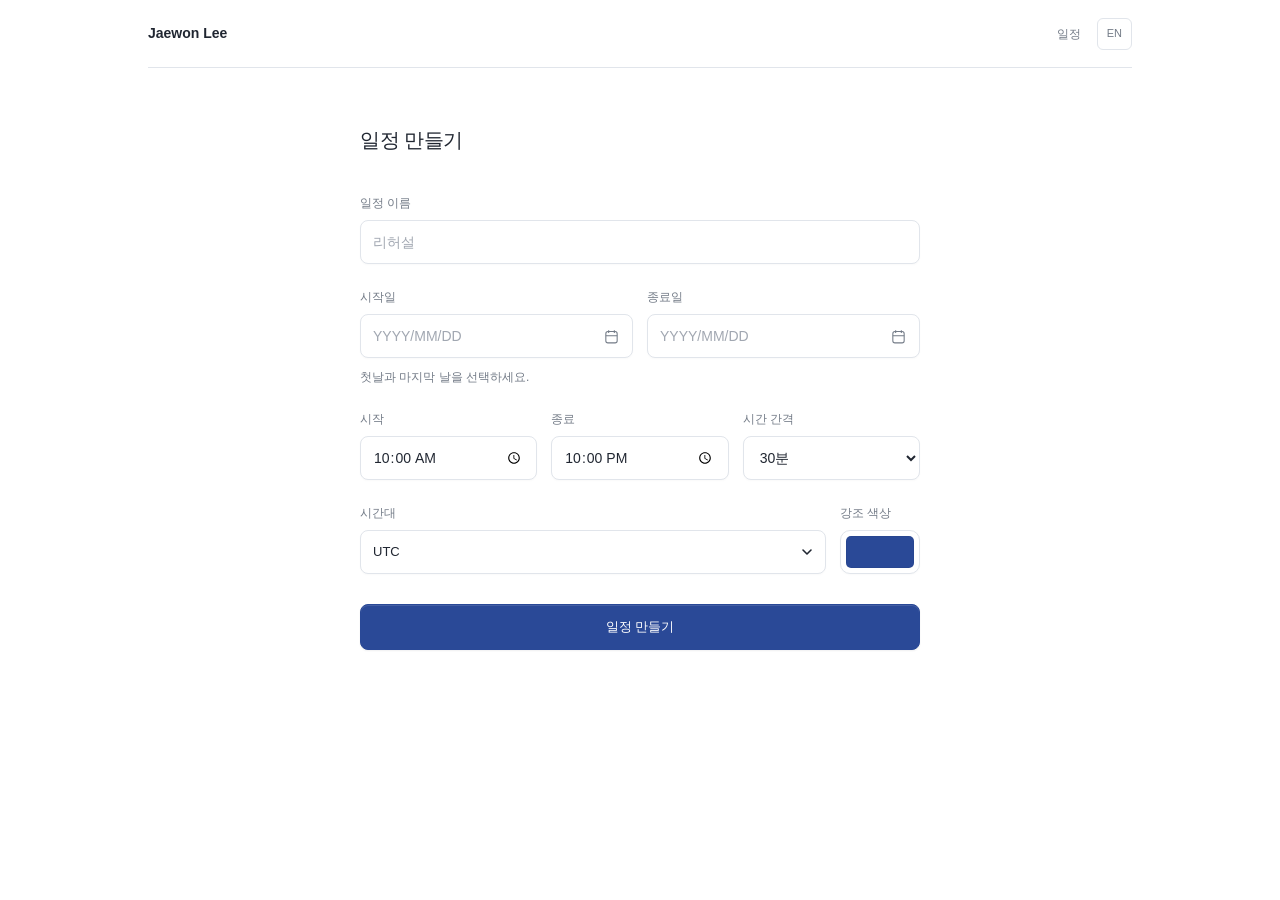
<file: static/schedule/index.html>
<!doctype html>
<html lang="ko">
  <head>
    <meta charset="utf-8">
    <meta name="referrer" content="no-referrer">
    <meta http-equiv="Content-Security-Policy" content="default-src 'none'; script-src 'self'; style-src 'self' 'unsafe-inline'; img-src 'self' data:; connect-src https://uqnkiubpvovplvnrqaee.supabase.co; base-uri 'none'; form-action 'none'; object-src 'none'">
    <meta name="viewport" content="width=device-width, initial-scale=1">
    <meta name="description" content="Simple scheduling service for groups">
    <meta property="og:title" content="Schedule · Jaewon Lee">
    <meta property="og:description" content="Simple scheduling service for groups">
    <title>Schedule · Jaewon Lee</title>
    <link rel="icon" type="image/svg+xml" href="../banana.svg">
    <link rel="preconnect" href="https://uqnkiubpvovplvnrqaee.supabase.co" crossorigin>
    <link rel="stylesheet" href="schedule.css?v=20261112-2">
  </head>
  <body>
    <main class="shell">
      <header class="topbar">
        <a class="brand" href="../">Jaewon Lee</a>
        <div class="topbar-actions"><span data-i18n="schedule">일정</span><button class="language-button" id="language-toggle" type="button">EN</button></div>
      </header>

      <section id="loading-view" class="loading-view" role="status" aria-live="polite"><span class="loading-mark" aria-hidden="true"></span><span data-i18n="loadingSchedule">일정을 불러오는 중…</span></section>

      <section id="create-view" class="create-view is-hidden" aria-labelledby="create-title">
        <form id="create-form" class="create-form">
          <div class="form-heading"><h1 id="create-title" data-i18n="createSchedule">Create a schedule</h1></div>
          <label class="field"><span data-i18n="eventName">Name</span><input id="event-title" required maxlength="100" data-i18n-placeholder="eventPlaceholder" placeholder="Rehearsal"></label>
          <div class="date-range">
            <div class="field"><span id="start-date-label" data-i18n="from">From</span><input id="start-date" type="hidden"><button id="start-date-button" class="date-button" type="button" aria-labelledby="start-date-label start-date-display" aria-haspopup="dialog" aria-expanded="false" aria-controls="date-picker"><span class="empty" id="start-date-display">YYYY/MM/DD</span><svg viewBox="0 0 24 24" fill="none" stroke="currentColor" stroke-width="1.5" aria-hidden="true"><rect x="4" y="5" width="16" height="16" rx="3"/><path d="M8 3v4m8-4v4M4 11h16"/></svg></button></div>
            <div class="field"><span id="end-date-label" data-i18n="to">To</span><input id="end-date" type="hidden"><button id="end-date-button" class="date-button" type="button" aria-labelledby="end-date-label end-date-display" aria-haspopup="dialog" aria-expanded="false" aria-controls="date-picker"><span class="empty" id="end-date-display">YYYY/MM/DD</span><svg viewBox="0 0 24 24" fill="none" stroke="currentColor" stroke-width="1.5" aria-hidden="true"><rect x="4" y="5" width="16" height="16" rx="3"/><path d="M8 3v4m8-4v4M4 11h16"/></svg></button></div>
            <div id="date-picker" class="date-picker is-hidden" role="dialog" aria-label="Choose dates">
              <div class="date-picker-heading"><span id="date-picker-prompt"></span><button id="date-picker-close" class="calendar-nav" type="button" aria-label="Close">×</button></div>
              <div class="date-picker-month"><button id="date-picker-prev" class="calendar-nav" type="button" aria-label="Previous month">‹</button><strong id="date-picker-month" aria-live="polite"></strong><button id="date-picker-next" class="calendar-nav" type="button" aria-label="Next month">›</button></div>
              <div id="date-picker-weekdays" class="date-picker-weekdays" aria-hidden="true"></div>
              <div id="date-picker-days" class="date-picker-days" role="group" aria-label="Dates"></div>
            </div>
          </div>
          <p id="date-summary" class="field-note" data-i18n="dateHint">Choose the first and last day.</p>
          <div class="time-row">
            <label class="field"><span data-i18n="start">Start</span><input id="start-time" type="time" value="10:00" required></label>
            <label class="field"><span data-i18n="end">End</span><input id="end-time" type="time" value="22:00" required></label>
            <label class="field"><span data-i18n="interval">Interval</span><select id="slot-length"><option value="30">30 min</option><option value="15">15 min</option><option value="60">60 min</option></select></label>
          </div>
          <div class="appearance-row">
            <div class="field zone-picker" id="time-zone-picker"><span id="time-zone-label" data-i18n="timeZone">Time zone</span><input type="hidden" id="time-zone" value="Asia/Seoul"><button type="button" class="zone-trigger" aria-labelledby="time-zone-label time-zone-trigger" id="time-zone-trigger" aria-haspopup="listbox" aria-expanded="false" aria-controls="time-zone-list"></button><div class="zone-popover is-hidden"><input type="search" role="combobox" autocomplete="off" aria-autocomplete="list" aria-expanded="true" aria-controls="time-zone-list"><div id="time-zone-list" role="listbox" aria-labelledby="time-zone-label"></div></div></div>
            <label class="field color-field"><span data-i18n="highlightColor">Highlight</span><input class="color-input" id="highlight-color" type="color" value="#2a4997"></label>
          </div>
          <p id="create-error" class="form-error" role="alert"></p>
          <button class="button button-primary create-submit" id="create-schedule" type="submit" data-i18n="createSchedule">Create a schedule</button>
        </form>
      </section>

      <section id="schedule-view" class="schedule-view is-hidden">
        <header class="event-header">
          <div><p id="event-meta" class="event-meta"></p><h1 id="event-name"></h1></div>
          <div class="event-actions">
            <button class="button button-quiet" id="copy-link" type="button" data-i18n="copyLink">Copy link</button>
            <button class="button button-quiet is-hidden" id="copy-organizer-link" type="button" data-i18n="copyOrganizerLink">Copy organizer link</button>
            <button class="button button-quiet" id="new-schedule" type="button" data-i18n="new">New</button>
          </div>
        </header>

        <section id="confirmed-banner" class="confirmed-banner is-hidden">
          <div><span data-i18n="confirmedTime">Confirmed time</span><strong id="confirmed-text"></strong></div>
          <div class="confirmed-actions"><a class="button button-quiet" id="google-calendar" target="_blank" rel="noopener" data-i18n="googleCalendar">Google Calendar</a><button class="button button-quiet" id="download-ics" type="button" data-i18n="downloadCalendar">Download .ics</button></div>
        </section>

        <details id="organizer-panel" class="organizer-panel is-hidden">
          <summary data-i18n="organizerControls">Organizer controls</summary>
          <div class="organizer-grid">
            <section class="organizer-section">
              <h2 data-i18n="eventSettings">Event settings</h2>
              <label class="field"><span data-i18n="eventName">Name</span><input id="manage-title" maxlength="100"></label>
              <div class="organizer-date-editor">
                <label class="field"><span data-i18n="from">From</span><input id="manage-start-date" type="date"></label>
                <label class="field"><span data-i18n="to">To</span><input id="manage-end-date" type="date"></label>
                <button class="button" id="update-event-dates" type="button" data-i18n="updateDates">Update dates</button>
              </div>
              <p class="field-note organizer-date-note" data-i18n="dateEditHint">Times on dates you keep remain saved. New dates start empty.</p>
              <div class="organizer-color-row"><label class="field color-field"><span data-i18n="highlightColor">Highlight</span><input class="color-input" id="manage-highlight-color" type="color" value="#2a4997"></label><button class="button" id="update-highlight-color" type="button" data-i18n="updateColor">Update color</button></div>
              <div class="inline-actions"><button class="button" id="rename-event" type="button" data-i18n="rename">Rename</button><button class="button" id="toggle-closed" type="button"></button></div>
            </section>
            <section class="organizer-section">
              <h2 data-i18n="confirmTime">Confirm a time</h2>
              <div class="confirmation-fields">
                <label class="field"><span data-i18n="date">Date</span><select id="confirmed-date"></select></label>
                <label class="field"><span data-i18n="start">Start</span><input id="confirmed-start" type="time"></label>
                <label class="field"><span data-i18n="end">End</span><input id="confirmed-end" type="time"></label>
              </div>
              <div class="inline-actions"><button class="button button-primary" id="confirm-time" type="button" data-i18n="confirm">Confirm</button><button class="button" id="clear-confirmed" type="button" data-i18n="clear">Clear</button></div>
            </section>
            <section class="organizer-section organizer-participants">
              <div class="organizer-section-heading"><h2 data-i18n="participants">Participants</h2><button class="button button-quiet" id="export-json" type="button" data-i18n="exportJson">Export JSON</button></div>
              <div id="organizer-people"></div>
            </section>
          </div>
          <p id="organizer-status" class="field-note" aria-live="polite"></p>
        </details>

        <div id="closed-notice" class="closed-notice is-hidden" data-i18n="closedNotice">This schedule is closed to new responses.</div>
        <section class="identity" aria-labelledby="name-label">
          <label id="name-label" class="field" for="participant-name"><span data-i18n="yourName">Your name</span><input id="participant-name" maxlength="60" data-i18n-placeholder="namePlaceholder" placeholder="Enter your name"></label>
          <label class="field password-field" for="participant-password"><span data-i18n="passwordOptional">Password (optional)</span><input id="participant-password" type="password" maxlength="72" autocomplete="current-password"></label>
          <button class="button button-primary" id="save-name" type="button" data-i18n="startMarking">Start marking times</button>
          <p class="password-hint" data-i18n="passwordHint">Set one if you want to edit from another device.</p>
          <p id="identity-status" class="field-note" aria-live="polite"></p>
        </section>

        <section class="availability-panel" aria-label="Availability">
          <div class="availability-topline">
            <div class="mode-switch" role="tablist" aria-label="Availability view"><button id="mode-mine" class="mode-button active" type="button" role="tab" aria-selected="true" data-i18n="myAvailability">My availability</button><button id="mode-group" class="mode-button" type="button" role="tab" aria-selected="false" data-i18n="group">Group</button></div>
            <div class="availability-context">
              <p id="group-summary" class="group-summary is-hidden"></p>
              <div class="zone-picker compact-zone" id="view-zone-picker" data-compact="true">
                <span id="view-zone-label" class="visually-hidden">Viewing in</span><input type="hidden" id="view-zone" value="Asia/Seoul">
                <button type="button" class="zone-trigger" aria-labelledby="view-zone-label view-zone-trigger" id="view-zone-trigger" aria-haspopup="listbox" aria-expanded="false" aria-controls="view-zone-list"></button>
                <div class="zone-popover is-hidden">
                  <button type="button" class="zone-shortcut" id="view-my-zone">View in my time zone</button>
                  <input type="search" role="combobox" autocomplete="off" aria-autocomplete="list" aria-expanded="true" aria-controls="view-zone-list">
                  <div id="view-zone-list" role="listbox" aria-labelledby="view-zone-label"></div>
                </div>
              </div>
            </div>
          </div>
          <p id="zone-notice" class="zone-notice" role="status"></p>
          <p class="grid-instruction" id="grid-instruction"></p>
          <aside id="slot-details" class="slot-details is-hidden" aria-live="polite"><button id="slot-details-close" class="slot-details-close" type="button" aria-label="Close">×</button><strong id="slot-details-time"></strong><p id="slot-details-names"></p></aside>
          <div class="availability-options" id="availability-options">
          <div id="people-filter" class="people-filter is-hidden" aria-label="Participants"></div>
          <div id="window-finder" class="window-finder is-hidden">
            <div class="window-controls">
              <label id="window-label" for="window-duration">Meeting length</label>
              <select id="window-duration"></select>
              <label id="window-custom-label" class="window-custom is-hidden"><span id="window-custom-text">Minutes</span><input id="window-custom" type="number" inputmode="numeric" aria-describedby="window-message"></label>
            </div>
            <p id="window-message" class="window-message" role="status"></p>
          </div>
          </div>
          <div class="calendar-navigation">
            <span id="calendar-years"></span>
            <div id="calendar-scroll-controls" class="calendar-scroll-controls is-hidden">
              <button id="calendar-prev" class="button calendar-arrow" type="button" aria-label="Earlier dates" aria-controls="calendar">‹</button>
              <button id="calendar-next" class="button calendar-arrow" type="button" aria-label="Later dates" aria-controls="calendar">›</button>
            </div>
          </div>
          <div class="calendar-wrap" id="calendar-scroll"><div id="calendar" class="calendar" role="group" aria-label="Available times"></div></div>
        </section>
        <section id="save-area" class="save-area"><button class="button button-primary" id="save-availability" type="button" disabled></button><div class="save-feedback"><svg class="saved-check" viewBox="0 0 20 20" fill="none" aria-hidden="true"><path d="m4 10 4 4 8-8" pathLength="1"/></svg><p id="save-status" aria-live="polite"></p></div></section>
      </section>
    </main>
    <script src="config.js"></script>
    <script src="shared-windows.js"></script>
    <script src="validation.js"></script>
    <script src="time-zones.js"></script>
    <script src="theme.js"></script>
    <script src="export.js"></script>
    <script src="zone-picker.js"></script>
    <script src="schedule.js?v=20261112-2"></script>
    <script src="date-picker.js"></script>
  </body>
</html>
</file>
<file: static/schedule/schedule.css>
:root {
  --ink: #202631; --muted: #737b87; --line: #e1e5eb; --wash: #f6f7f9;
  --highlight: #2a4997; --accent: var(--highlight);
  --accent-soft: color-mix(in srgb,var(--highlight) 12%,#fff);
  --accent-ink: color-mix(in srgb,var(--highlight) 42%,#000); --paper: #fff;
  --ease: 160ms cubic-bezier(.23,1,.32,1);
  --control-shadow: 0 1px 2px #18202b06;
}
* { box-sizing: border-box; }
body { margin: 0; min-width: 320px; color: var(--ink); background: var(--paper); font: 14px/1.5 -apple-system,BlinkMacSystemFont,"Segoe UI",sans-serif; }
button,input,select { font: inherit; }
button,a,input,select,summary { -webkit-tap-highlight-color: transparent; }
button { cursor: pointer; }
button:focus-visible,a:focus-visible,input:focus-visible,select:focus-visible,summary:focus-visible { outline: 2px solid var(--accent-ink); outline-offset: 3px; }
.is-hidden { display: none!important; }
.zone-picker { position:relative; min-width:0; }
.zone-trigger { width:100%; min-width:0; min-height:44px; padding:9px 30px 9px 12px; border:1px solid var(--line); border-radius:8px; background:var(--paper); color:var(--ink); text-align:left; font-size:13px; overflow:hidden; text-overflow:ellipsis; white-space:nowrap; }
.zone-trigger:hover { border-color:#b6beca; }
.zone-popover { position:absolute; z-index:10; top:calc(100% + 8px); left:0; width:100%; min-width:220px; max-width:calc(100vw - 40px); padding:8px; background:var(--paper); border:1px solid var(--line); border-radius:12px; box-shadow:0 10px 32px #18202b20; animation:reveal 160ms ease-out; }
.zone-popover input { width:100%; height:40px; border:1px solid var(--line); border-radius:7px; padding:8px 10px; background:var(--paper); color:var(--ink); font-size:16px; }
.zone-popover [role="listbox"] { max-height:230px; overflow-y:auto; overscroll-behavior:contain; margin-top:6px; }
.zone-popover [role="option"] { padding:9px 10px; border-radius:6px; font-size:13px; cursor:pointer; }
.zone-popover [role="option"]:hover,.zone-popover .is-active { background:var(--wash); }
.zone-popover [aria-selected="true"] { font-weight:600; }
.zone-popover p { padding:8px; color:var(--muted); font-size:12px; }
.visually-hidden { position:absolute; width:1px; height:1px; padding:0; margin:-1px; overflow:hidden; clip-path:inset(50%); white-space:nowrap; border:0; }
.availability-context { display:flex; align-items:center; justify-content:flex-end; gap:14px; min-width:0; margin-left:auto; }
.compact-zone { width:132px; max-width:100%; min-width:0; }
.compact-zone .zone-popover { left:auto; right:0; width:280px; }
.zone-shortcut { width:100%; text-align:left; border:0; border-radius:6px; background:var(--wash); color:var(--accent-ink); padding:9px 10px; margin-bottom:8px; font-size:12px; }
.availability-options { display:flex; align-items:flex-start; flex-wrap:wrap; gap:12px 24px; margin:16px 0; }
.availability-options .people-filter { flex:1 1 280px; margin:0; }
.availability-options .window-finder { margin:0; }
.availability-options .window-controls { gap:8px; }
.availability-options .window-controls>label { color:var(--muted); font-size:12px; font-weight:400; }
@media(max-width:600px) {
  .availability-topline { flex-wrap:wrap; gap:8px!important; }
  .availability-context { gap:4px; }
  .availability-context .group-summary { display:none; }
  .compact-zone { max-width:135px; }
  .availability-options { gap:12px; }
}
.zone-notice { font-size:12px; color:var(--muted); margin:8px 0; }
.zone-notice:empty { display:none; }
.slot-empty { background:var(--wash); border-right:1px solid var(--line); border-bottom:1px solid var(--line); }
.day-offset { font-size:9px; }
.is-error { color: #b42318!important; }
.shell { width: min(100%,1040px); min-height: 100vh; margin: 0 auto; padding: 0 28px 48px; }
.topbar { min-height: 68px; display: flex; align-items: center; justify-content: space-between; border-bottom: 1px solid var(--line); color: var(--muted); font-size: 12px; }
.brand { color: var(--ink); font-weight: 600; text-decoration: none; font-size: 14px; }
.topbar-actions { display: flex; align-items: center; gap: 16px; }
.language-button { min-height: 32px; padding: 4px 9px; color: var(--muted); background: transparent; border: 1px solid var(--line); border-radius: 6px; font-size: 11px; transition: color var(--ease),border-color var(--ease); }
.language-button:hover { color: var(--ink); border-color: #adb6c3; }
.loading-view { min-height: 240px; display: flex; align-items: center; justify-content: center; gap: 10px; color: var(--muted); font-size: 13px; }
.loading-mark { width: 14px; height: 14px; flex: none; border: 2px solid var(--line); border-top-color: var(--loading-accent,#929ba8); border-radius: 50%; animation: loading-turn .8s linear infinite; }
@keyframes loading-turn { to { transform: rotate(360deg); } }
@media (prefers-reduced-motion: reduce) { .loading-mark { animation: none; border-color: var(--loading-accent,#929ba8); } }

/* A compact, single-purpose form. Native controls stay inside their grid tracks. */
.create-view { padding: 58px 0 40px; }
.create-form { width: min(100%,560px); margin: 0 auto; display: grid; gap: 24px; }
.form-heading { margin: 0 0 4px; }
.form-heading h1 { margin: 0; font-size: 20px; line-height: 1.4; font-weight: 500; letter-spacing: 0; }
.field { display: grid; min-width: 0; gap: 8px; }
.field>span { color: var(--muted); font-size: 12px; font-weight: 500; }
.field input,.field select { display: block; width: 100%; max-width: 100%; min-width: 0; height: 44px; padding: 9px 12px; color: var(--ink); background: var(--paper); border: 1px solid var(--line); border-radius: 8px; transition: border-color var(--ease),box-shadow var(--ease); }
.field input:hover,.field select:hover { border-color: #b6beca; }
.field input:focus,.field select:focus { outline: 0; border-color: var(--accent-ink); box-shadow: 0 0 0 3px var(--accent-soft); }
.field input[type="date"],.field input[type="time"] { appearance: none; -webkit-appearance: none; overflow: hidden; font-variant-numeric: tabular-nums; }
.field input::-webkit-date-and-time-value { min-width: 0; text-align: left; }
.field input::-webkit-datetime-edit { min-width: 0; padding: 0; }
.field input::placeholder { color: #a1a7b1; opacity: 1; }
.date-range,.time-row { display: grid; gap: 14px; }
.date-range { position: relative; grid-template-columns: repeat(2,minmax(0,1fr)); }
.time-row { grid-template-columns: repeat(3,minmax(0,1fr)); }
.field-note,.form-error { margin: -14px 0 0; color: var(--muted); font-size: 12px; line-height: 1.5; }
.form-error { margin: 0; }
.form-error:empty,.field-note:empty { display: none; }
.date-button { width:100%; min-width:0; height:44px; display:flex; align-items:center; justify-content:space-between; gap:8px; padding:9px 12px; border:1px solid var(--line); border-radius:8px; background:var(--paper); color:var(--ink); font-size:14px; font-variant-numeric:tabular-nums; transition:border-color var(--ease),box-shadow var(--ease); }
.date-button .empty { color:#a1a7b1; }
.date-button svg { width:17px; height:17px; flex-shrink:0; color:var(--muted); }
.date-button:hover { border-color:#b6beca; }
.date-button[aria-expanded="true"] { border-color:var(--accent-ink); box-shadow:0 0 0 3px var(--accent-soft); }
.date-picker { position:absolute; z-index:8; top:calc(100% + 10px); left:0; width:320px; max-width:100%; padding:14px; border:1px solid var(--line); border-radius:16px; background:var(--paper); box-shadow:0 12px 40px #18202b20,0 2px 6px #18202b08; animation:reveal 220ms ease-out; }
.date-picker-heading,.date-picker-month { display:flex; align-items:center; justify-content:space-between; gap:8px; }
.date-picker-heading { padding-left:8px; color:var(--muted); font-size:13px; }
.date-picker-month { margin:5px 0 10px; }
.date-picker-month strong { font-weight:550; font-size:15px; }
.calendar-nav { width:36px; height:36px; border:0; border-radius:50%; background:transparent; color:var(--ink); font-size:24px; line-height:1; }
.calendar-nav:hover { background:var(--wash); }
.date-picker-weekdays,.date-picker-days { display:grid; grid-template-columns:repeat(7,minmax(0,1fr)); text-align:center; }
.date-picker-weekdays { padding:4px 0 8px; color:var(--muted); font-size:12px; }
.date-picker-days { row-gap:3px; }
.date-picker-days button { min-width:0; height:40px; padding:0; border:1px solid transparent; border-radius:50%; background:transparent; color:var(--ink); font-size:14px; font-variant-numeric:tabular-nums; transition:background-color var(--ease),color var(--ease); }
.date-picker-days button:hover:not(:disabled) { background:var(--accent-soft); }
.date-picker-days button.range-day { border-radius:6px; background:var(--accent-soft); color:var(--accent-ink); }
.date-picker-days button[aria-current="date"] { border-color:var(--line); }
.date-picker-days button[aria-pressed="true"] { background:var(--highlight); color:var(--highlight-text,#fff); }
.date-picker-days button:disabled { color:#bac0c9; cursor:default; }
.appearance-row { display: grid; grid-template-columns: minmax(0,1fr) 80px; gap: 14px; }
.color-input { padding: 5px!important; cursor: pointer; }
.color-input::-webkit-color-swatch-wrapper { padding: 0; }
.color-input::-webkit-color-swatch { border: 0; border-radius: 4px; }
.color-input::-moz-color-swatch { border: 0; border-radius: 4px; }
.button { min-height: 40px; padding: 9px 14px; border: 1px solid var(--line); border-radius: 8px; color: var(--ink); background: var(--paper); font-weight: 500; font-size: 13px; line-height: 1.4; transition: background-color var(--ease),border-color var(--ease),box-shadow var(--ease),transform var(--ease); }
.button:hover:not(:disabled) { border-color: #b6beca; background: var(--wash); }
.button:active:not(:disabled) { transform: scale(.98); }
.button-primary { color: var(--highlight-text,#fff); background: var(--highlight); border-color: var(--highlight); }
.button-primary:hover:not(:disabled) { color: var(--highlight-text,#fff); background: var(--highlight); border-color: var(--highlight); box-shadow: inset 0 0 0 100px #80808012,0 2px 6px #18202b14; }
.button:disabled { opacity: .45; cursor: default; }
.create-submit { min-height: 46px; margin-top: 6px; color: var(--create-text,#fff); background: var(--create-color,var(--accent)); border-color: var(--create-color,var(--accent)); }
.create-submit:hover:not(:disabled) { color: var(--create-text,#fff); background: var(--create-color,var(--accent)); border-color: var(--create-color,var(--accent)); box-shadow: 0 3px 10px #18202b22; }
[aria-busy="true"] { cursor: progress; }

.schedule-view { padding-top: 36px; }
.event-header { display: flex; align-items: flex-start; justify-content: space-between; gap: 24px; padding-bottom: 24px; border-bottom: 1px solid var(--line); }
.event-header>div:first-child { min-width: 0; }
.event-header h1 { margin: 0; font-size: 25px; line-height: 1.3; font-weight: 550; letter-spacing: -.015em; overflow-wrap: anywhere; }
.event-meta { margin: 0 0 8px; color: var(--muted); font-size: 11px; line-height: 1.7; }
.event-actions { display: flex; flex-wrap: wrap; justify-content: flex-end; gap: 7px; flex-shrink: 0; max-width: 45%; }
.button-quiet { min-height: 34px; padding: 7px 10px; font-size: 12px; }
.identity { display: grid; grid-template-columns: minmax(0,1fr) minmax(0,1fr) auto; align-items: end; gap: 10px 14px; padding: 24px 0; border-bottom: 1px solid var(--line); }
.identity .button { min-height: 44px; }
.identity .password-hint { grid-column: 2; margin: 0; color: var(--muted); font-size: 11px; }
.identity .field-note { grid-column: 1 / -1; margin: 0; }
.identity input:disabled { background: var(--wash); }
.availability-panel { position: relative; padding-top: 24px; }
.availability-topline { display: flex; align-items: center; justify-content: space-between; gap: 16px; }
.mode-switch { position: relative; isolation: isolate; display: inline-flex; padding: 3px; background: var(--wash); border: 1px solid #eceef2; border-radius: 9px; }
.mode-switch::before { content: ""; position: absolute; z-index: -1; top: 3px; bottom: 3px; left: 0; width: var(--tab-width,0px); transform: translateX(var(--tab-left,3px)); border-radius: 6px; background: var(--paper); box-shadow: 0 1px 4px #18202b12; pointer-events: none; transition: transform 280ms cubic-bezier(.22,1,.36,1),width 280ms cubic-bezier(.22,1,.36,1); }
.mode-button { min-height: 34px; padding: 6px 13px; border: 0; border-radius: 6px; color: var(--muted); background: transparent; font-size: 12px; font-weight: 500; transition: color var(--ease); }
.mode-button.active { color: var(--ink); }
.group-summary { margin: 0; color: var(--muted); font-size: 12px; font-variant-numeric: tabular-nums; }
.grid-instruction { min-height: 20px; margin: 14px 0 12px; color: var(--muted); font-size: 12px; }
.people-filter { display: flex; flex-wrap: wrap; gap: 7px; margin: 0 0 16px; }
.person-chip { min-height: 32px; padding: 5px 9px; border: 1px solid transparent; border-radius: 7px; color: var(--muted); background: transparent; font-size: 12px; transition: background-color var(--ease),color var(--ease); }
.person-chip:hover { color: var(--ink); }
.person-chip.active {
  color: var(--accent-ink);
  background: var(--accent-soft);
  border-color: transparent;
}
.window-finder { margin:0 0 14px; }
.window-controls { display:flex; align-items:center; flex-wrap:wrap; gap:10px; }
.window-controls>label { font-size:14px; font-weight:500; }
.window-controls select,.window-custom input { min-width:0; height:36px; padding:6px 10px; border:1px solid var(--line); border-radius:8px; background:var(--paper); color:var(--ink); font-size:14px; transition:border-color var(--ease),box-shadow var(--ease); }
.compact-zone .zone-trigger,.window-controls select { width:132px; max-width:100%; height:36px; min-height:36px; padding:6px 32px 6px 10px; border:1px solid var(--line); border-radius:8px; background-color:var(--paper); color:var(--ink); font-size:14px; font-weight:400; line-height:1.5; transition:border-color var(--ease),box-shadow var(--ease); }
.zone-trigger,.window-controls select { appearance:none; -webkit-appearance:none; background-image:url("data:image/svg+xml,%3Csvg xmlns='http://www.w3.org/2000/svg' width='16' height='16' viewBox='0 0 16 16'%3E%3Cpath d='m4 6 4 4 4-4' fill='none' stroke='%23202631' stroke-width='1.6' stroke-linecap='round' stroke-linejoin='round'/%3E%3C/svg%3E"); background-position:right 10px center; background-size:16px 16px; background-repeat:no-repeat; }
.compact-zone .zone-trigger:hover,.window-controls select:hover { border-color:#b6beca; }
.window-controls select:hover,.window-custom input:hover { border-color:#b6beca; }
.window-custom { display:flex; align-items:center; gap:8px; }
.window-custom span { color:var(--muted); font-size:12px; font-weight:400; }
.window-custom input { width:76px; font-variant-numeric:tabular-nums; }
.window-message:empty { display:none; }
.window-message { margin:8px 0 0; font-size:12px; line-height:1.5; color:var(--muted); }
.slot.group { transition:opacity var(--ease),box-shadow var(--ease); }
.slot.window-hit::before { content:""; position:absolute; z-index:1; inset:0; border-left:3px solid var(--window-outline,#fff2be); border-right:3px solid var(--window-outline,#fff2be); pointer-events:none; }
.slot.window-start::before { border-top:3px solid var(--window-outline,#fff2be); border-radius:4px 4px 0 0; }
.slot.window-end::before { border-bottom:3px solid var(--window-outline,#fff2be); border-radius:0 0 4px 4px; }
.slot.window-start.window-end::before { border-radius:4px; }
.calendar-wrap { width: 100%; max-width: 100%; overflow: auto; overscroll-behavior-x: contain; scrollbar-width:none; border: 0; border-radius: 0; }
.calendar-wrap::-webkit-scrollbar { display:none; }
.calendar { --days: 1; --rail:58px; --day-min:100px; display: grid; grid-template-columns: var(--rail) repeat(var(--days),minmax(var(--day-min),1fr)); width: 100%; max-width:calc(var(--rail) + var(--days)*126px); min-width:calc(var(--rail) + var(--days)*var(--day-min)); user-select: none; -webkit-user-select: none; }
.calendar-navigation { display:flex; align-items:center; justify-content:space-between; gap:12px; min-height:40px; margin:2px 0 6px; color:var(--muted); font-size:11px; font-variant-numeric:tabular-nums; }
.calendar-scroll-controls { display:flex; align-items:center; gap:6px; }
.calendar-arrow { width:40px; height:40px; min-height:40px; padding:0; border-color:transparent; border-radius:50%; background:transparent; box-shadow:none!important; font-size:24px; font-weight:400; line-height:1; }
.calendar-arrow:hover:not(:disabled) { border-color:transparent; background:var(--wash); }
.calendar .time-label,.calendar .corner { position:sticky; left:0; z-index:3; background:var(--paper); }
.calendar .corner { z-index:4; }
.calendar .time-label { z-index:5; }
.day-label { touch-action:pan-x pan-y; }
.day-label,.slot { border-right: 1px solid var(--line); border-bottom: 1px solid var(--line); }
.day-label { background: #fafbfc; }
.corner { display: flex; align-items: center; justify-content: center; color: #929aa6; font-size: 10px; }
.day-label { min-width: 0; min-height: 56px; display: flex; flex-direction: column; align-items: center; justify-content: center; gap: 4px; color: var(--muted); font-size: 11px; text-align: center; }
.day-label strong { color: var(--ink); font-size: 11px; font-weight: 500; line-height: 1.25; }
.time-label { position:relative; height:25px; color:#596370; font-size:12px; font-weight:500; font-variant-numeric:tabular-nums; line-height:1; white-space:nowrap; background:var(--paper); }
.time-label.has-time::after { content:""; position:absolute; right:0; top:0; width:6px; border-top:1px solid #aeb9c8; }
.time-label.partial-hour { font-size:11px; }
.day-label { border-top:1px solid var(--line); }
.day-first { border-left:1px solid var(--line); }
.day-label.day-first { border-top-left-radius:8px; }
.day-label.day-last { border-top-right-radius:8px; }
.time-label span { position:absolute; top:0; right:14px; transform:translateY(-50%); }
.hour-end { border-bottom: 1px solid #aeb9c8!important; }
.half-hour-end { border-bottom: 1px dotted #bcc6d4!important; }
.minor-end { border-bottom: 1px dotted #e0e5ec!important; }
.slot { position: relative; height: 25px; min-width: 0; padding: 0; border-top: 0; border-left: 0; border-radius: 0; background: var(--paper); touch-action: none; -webkit-tap-highlight-color: transparent; }
.slot.selected { background: var(--highlight); }
.slot.person { background: color-mix(in srgb,var(--highlight),#fff 32%); }
.slot.group { touch-action: pan-x pan-y; }
.slot.group.unanimous { background: color-mix(in srgb,var(--highlight),#000 12%)!important; }
.slot.group.unanimous::after { content: "⭐"; position: absolute; top: 3px; right: 3px; font-size: 8px; line-height: 1; }
.slot:focus-visible { outline: 2px solid var(--ink); outline-offset: -2px; z-index: 2; }
@media (hover:hover) { .slot:hover { box-shadow: inset 0 0 0 2px #18202b45; z-index: 2; } }
.time-end { height: 12px; border-bottom: 0; }
.calendar-foot { height:12px; background:#fafbfc; border-right:1px solid var(--line); border-bottom:1px solid var(--line); }
.calendar-foot.day-first { border-bottom-left-radius:8px; }
.calendar-foot.day-last { border-bottom-right-radius:8px; }
/* Inspection overlays the grid rather than moving it during hover. */
.slot-details { position: fixed; z-index: 10; width: 270px; max-width: calc(100vw - 32px); max-height: 180px; overflow: auto; padding: 14px 36px 14px 14px; color: var(--ink); background: #fff; border: 1px solid var(--line); border-radius: 10px; box-shadow: 0 8px 30px #18202b1c; animation: reveal 200ms ease-out; }
.slot-details strong { display: block; margin-bottom: 5px; font-size: 12px; font-weight: 550; }
.slot-details p { white-space:pre-line; margin: 0; color: var(--muted); font-size: 12px; line-height: 1.6; overflow-wrap: anywhere; }
.slot-details-close { position: absolute; right: 6px; top: 6px; width: 28px; height: 28px; padding: 0; border: 0; border-radius: 5px; background: transparent; color: var(--muted); font-size: 20px; }
.slot-details-close:hover { background: var(--wash); }
.slot-details[data-interaction="hover"] { pointer-events:none; }
.save-area { position: sticky; bottom: 0; z-index: 4; display: flex; align-items: center; gap: 14px; margin-top: 14px; padding: 14px 0 max(14px,env(safe-area-inset-bottom)); background: #fffffff5; border-top: 1px solid var(--line); }
.save-area p { margin: 0; color: var(--muted); font-size: 12px; }
.save-area.has-changes p { color: var(--ink); }
.save-area.is-saved p { color: #36704f; }
.save-feedback { display: flex; align-items: center; min-width: 0; }
.saved-check { flex-shrink: 0; width: 0; height: 18px; margin-right: 0; opacity: 0; color: #36704f; transition: width 160ms ease,margin-right 160ms ease,opacity 160ms ease; }
.saved-check path { stroke: currentColor; stroke-width: 1.8; stroke-linecap: round; stroke-linejoin: round; stroke-dasharray: 1; stroke-dashoffset: 0; }
.save-area.is-saved .saved-check { width: 18px; margin-right: 6px; opacity: 1; }
.save-area.is-saved .saved-check path { animation: saved-check 320ms ease-out both; }
@keyframes saved-check { from { stroke-dashoffset: 1; } to { stroke-dashoffset: 0; } }

.confirmed-banner { display: flex; align-items: center; justify-content: space-between; gap: 16px; margin: 24px 0 0; padding: 16px; color: var(--ink); background: #fafbfc; border: 1px solid var(--line); border-left: 3px solid var(--highlight); border-radius: 10px; }
.confirmed-banner span { display: block; margin-bottom: 4px; color: var(--muted); font-size: 12px; font-weight: 400; }
.confirmed-banner strong { font-size: 14px; font-weight: 550; }
.confirmed-actions { display: flex; flex-wrap: wrap; gap: 7px; }
.confirmed-actions a { display: inline-flex; align-items: center; text-decoration: none; }
.organizer-panel { margin: 20px 0 0; border: 1px solid var(--line); border-radius: 10px; background: #fafbfc; }
.organizer-panel summary { padding: 12px 14px; cursor: pointer; font-size: 12px; font-weight: 500; }
.organizer-grid { display: grid; grid-template-columns: repeat(2,minmax(0,1fr)); gap: 22px; padding: 4px 14px 14px; border-top: 1px solid var(--line); }
.organizer-section { min-width: 0; padding-top: 12px; }
.organizer-section h2 { margin: 0 0 12px; font-size: 13px; font-weight: 500; }
.organizer-participants { grid-column: 1 / -1; }
.organizer-section-heading { display:flex; align-items:center; justify-content:space-between; gap:12px; margin-bottom:12px; }
.organizer-section-heading h2 { margin:0; }
.organizer-section-heading .button { flex-shrink:0; }
.confirmation-fields { display: grid; grid-template-columns: 1.2fr 1fr 1fr; gap: 8px; }
.inline-actions { display: flex; flex-wrap: wrap; gap: 7px; margin-top: 10px; }
.organizer-person { display: flex; align-items: center; justify-content: space-between; gap: 12px; min-height: 44px; border-bottom: 1px solid var(--line); font-size: 13px; }
.organizer-color-row { display: grid; grid-template-columns: 80px auto; align-items: end; gap: 10px; margin-top: 12px; }
.organizer-color-row .button { min-height: 44px; justify-self: start; }
.organizer-date-editor { display:grid; grid-template-columns:repeat(2,minmax(0,1fr)) auto; align-items:end; gap:8px; margin-top:12px; }
.organizer-date-editor .button { min-height:44px; white-space:nowrap; }
.organizer-date-note { margin:7px 0 0; }
.button-danger { min-height: 32px; padding: 5px 9px; color: #a22418; background: #fff; }
.organizer-panel>.field-note { margin: 0; padding: 0 14px 14px; }
.closed-notice { margin-top: 18px; padding: 10px 12px; color: #7a2e1f; background: #fff3ef; border: 1px solid #f1c7bb; border-radius: 8px; font-size: 12px; }
@keyframes reveal { from { opacity: 0; transform: translateY(3px); } to { opacity: 1; transform: translateY(0); } }

/* Quiet depth, shared control geometry, and purposeful motion. */
.form-heading { padding-bottom: 12px; }
.form-heading h1 { letter-spacing: -.025em; font-weight: 550; }
.field input,.field select,.date-button,.zone-trigger,.window-controls select {
  box-shadow: var(--control-shadow);
}
.button { box-shadow: none; }
.button-primary,.create-submit { box-shadow: inset 0 1px 0 #ffffff20,0 1px 2px #18202b12; }
.color-input { border-radius: 10px!important; }
.color-input::-webkit-color-swatch { border-radius: 5px; box-shadow: inset 0 0 0 1px #0000000c; }
.color-input::-moz-color-swatch { border-radius: 5px; box-shadow: inset 0 0 0 1px #0000000c; }
.date-picker,.zone-popover {
  border-color: #18202b0d;
  box-shadow: 0 0 0 1px #18202b06,0 4px 8px #18202b06,0 16px 40px #18202b14;
  transform-origin: top left;
  animation: popover-enter 180ms cubic-bezier(.23,1,.32,1);
}
.compact-zone .zone-popover { transform-origin: top right; }
@keyframes popover-enter { from { opacity: 0; transform: translateY(-3px) scale(.98); } to { opacity: 1; transform: none; } }
.slot-details { animation: none; box-shadow: 0 0 0 1px #18202b06,0 8px 24px #18202b16; border-color: #18202b0d; }
.mode-switch::before { transition: transform 180ms cubic-bezier(.23,1,.32,1); }
.person-chip { border-color: transparent; background: transparent; }
.person-chip.active { border-color: transparent; }
.organizer-panel { background: #fafbfc; border-color: #18202b0d; }
.organizer-panel summary { padding: 14px 16px; }
.organizer-grid { padding-inline: 16px; }
.event-meta { max-width: 65ch; }
.save-area { z-index:6; box-shadow: 0 -8px 20px #ffffffb3; }
#update-highlight-color { background: var(--pending-color,var(--highlight)); color: var(--pending-text,var(--highlight-text,#fff)); border-color: transparent; }
html[data-input="keyboard"] *,html[data-input="keyboard"] *::before { animation: none!important; transition: none!important; }
@media (hover: hover) and (pointer: fine) {
  .date-button:hover,.zone-trigger:hover { box-shadow: 0 1px 3px #18202b10; }
}
@media (hover: none) {
  .button:hover:not(:disabled) { background: var(--paper); border-color: var(--line); }
  .button-primary:hover:not(:disabled) { background: var(--highlight); border-color: var(--highlight); }
  .create-submit:hover:not(:disabled) { background: var(--create-color,var(--accent)); border-color: var(--create-color,var(--accent)); }
}

@media (max-width: 900px) {
  .calendar-wrap { width: 100%; }
  .calendar { --rail:54px; --day-min:80px; }
  .day-label strong { font-size: 10px; overflow-wrap: anywhere; }
  .identity { grid-template-columns: repeat(2,minmax(0,1fr)); }
  .identity .button { grid-column: 1 / -1; grid-row: 3; }
  .organizer-grid { grid-template-columns: 1fr; }
  .confirmed-banner { align-items: flex-start; flex-direction: column; }
}
@media (max-width: 620px) {
  .compact-zone .zone-trigger,.window-controls select,.window-custom input { font-size:16px; height:40px; min-height:40px; }
  .shell { padding: 0 16px 24px; }
  .topbar { min-height: 56px; }
  .topbar-actions { gap: 10px; }
  .create-view { padding: 32px 0; }
  .create-form { gap: 22px; }
  .form-heading h1 { font-size: 19px; }
  .field input,.field select { font-size: 16px; } /* No focus zoom on iOS. */
  .date-range,.time-row,.appearance-row { gap: 10px; }
  .date-button { padding-inline:10px; }
  .time-row { grid-template-columns: repeat(2,minmax(0,1fr)); }
  .time-row .field:last-child { width: calc(50% - 5px); grid-column: 1 / -1; }
  .schedule-view { padding-top: 26px; }
  .event-header { display: block; padding-bottom: 20px; }
  .event-header h1 { font-size: 23px; }
  .event-actions { justify-content: flex-start; max-width: 100%; margin-top: 16px; }
  .identity { gap: 10px; padding: 20px 0; }
  .identity .password-hint { grid-column: 1 / -1; }
  .availability-panel { padding-top: 20px; }
  .people-filter { flex-wrap:nowrap; overflow-x:auto; margin-inline:-4px; padding-inline:4px; scrollbar-width:none; }
  .people-filter::-webkit-scrollbar { display:none; }
  .person-chip { flex:0 0 auto; }
  .mode-button { min-height: 36px; padding: 6px 11px; }
  .calendar { --rail:46px; --day-min:70px; }
  .calendar-arrow { width:44px; height:44px; min-height:44px; }
  .day-label { min-height: 54px; gap: 3px; font-size: 10px; }
  .day-label strong { font-size:12px; white-space:nowrap; }
  .day-label .date-year { display: block; color: var(--muted); font-size: 8px; margin-bottom: 2px; }
  .time-label,.slot { height: 25px; }
  .time-label { font-size:12px; }
  .time-label.partial-hour { font-size:10px; }
  .time-label span { right:12px; }
  .time-end,.calendar-foot { height: 12px; }
  .slot.group.unanimous::after { top: 3px; right: 2px; font-size: 7px; }
  .slot-details { left: 16px!important; right: 16px; top: auto!important; bottom: max(16px,env(safe-area-inset-bottom)); width: auto; max-width: none; }
  .save-area { margin: 14px -16px 0; padding: 12px 16px max(12px,env(safe-area-inset-bottom)); gap: 10px; }
  .save-area .button { min-height: 44px; flex-shrink: 0; }
  .save-area p { font-size: 11px; }
  .confirmation-fields { grid-template-columns: repeat(2,minmax(0,1fr)); }
  .confirmation-fields .field:first-child { grid-column: 1 / -1; }
  .organizer-date-editor { grid-template-columns:repeat(2,minmax(0,1fr)); }
  .organizer-date-editor .button { grid-column:1 / -1; justify-self:start; }
}
@media (prefers-reduced-motion: reduce) {
  *,*::before,*::after { animation: none!important; transition: none!important; scroll-behavior: auto!important; }
}
</file>
